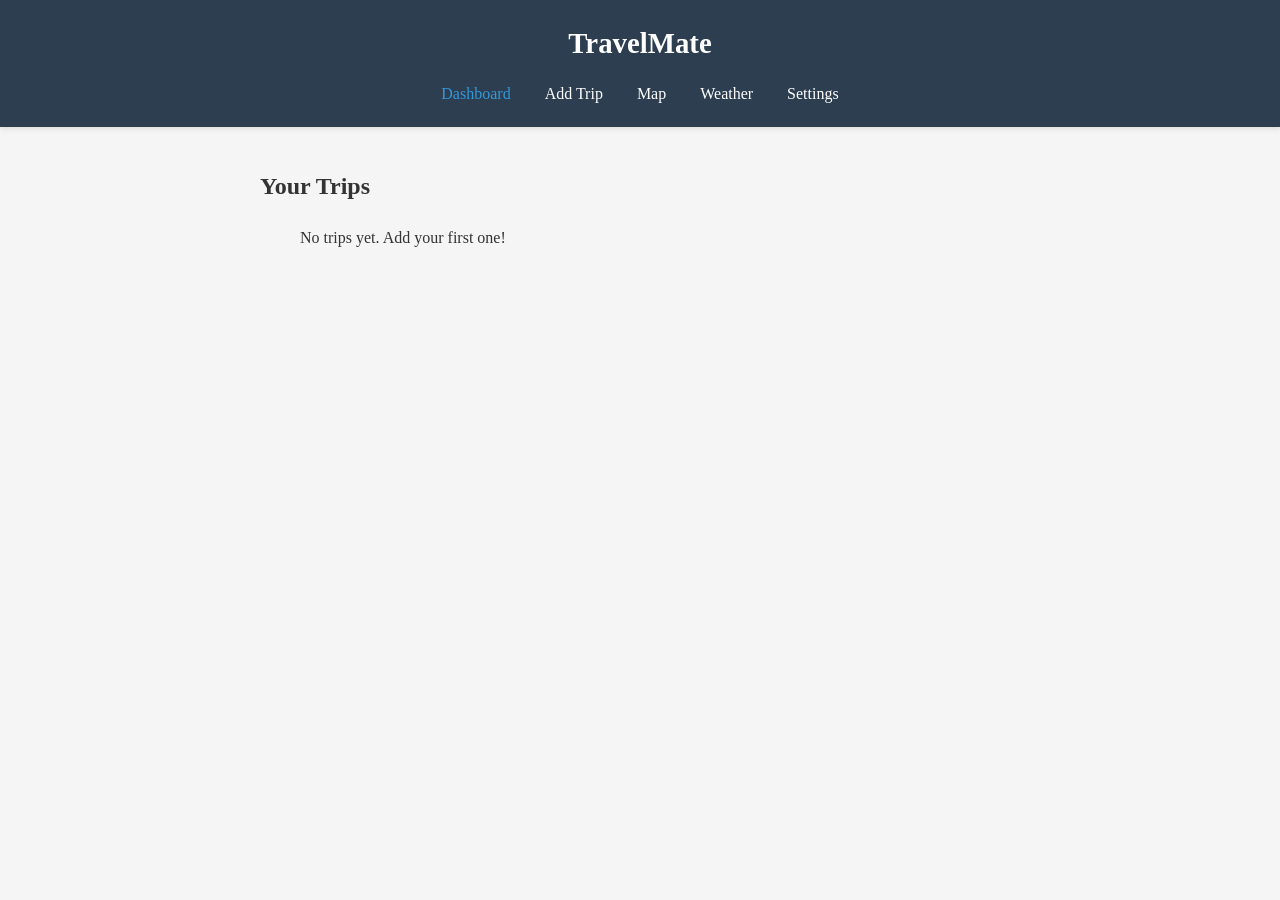
<file: index.html>
<!DOCTYPE html>
<html lang="" data-lang="">
  <head>
    <meta charset="UTF-8" />
    <meta name="viewport" content="width=device-width, initial-scale=1.0" />
    <meta name="description" content="Your trip dashboard in TravelMate" />
    <meta http-equiv="X-UA-Compatible" content="IE=edge" />
    <meta name="author" content="Piotr Owczarzak" />
    <meta name="theme-color" content="#3498db" />
    <meta name="apple-mobile-web-app-status-bar-style" content="default" />
    <meta name="apple-mobile-web-app-title" content="TravelMate" />

    <title>TravelMate - Dashboard</title>

    <link rel="manifest" href="manifest.webmanifest" />
    <link rel="icon" href="images/favicon.png" type="image/png" />
    <link rel="stylesheet" href="css/style.css" />
    <link rel="preconnect" href="https://api.weatherapi.com" />
    <link rel="preconnect" href="https://tile.openstreetmap.org" />

    <script src="js/utils.js" defer crossorigin="anonymous"></script>
    <script
      src="translations/nav-translation.js"
      defer
      crossorigin="anonymous"
    ></script>
    <script
      src="translations/translation.js"
      defer
      crossorigin="anonymous"
    ></script>
    <script src="js/theme.js" defer crossorigin="anonymous"></script>
    <script src="js/toast.js" defer crossorigin="anonymous"></script>
    <script src="js/main.js" defer crossorigin="anonymous"></script>
    <script>
      if ('serviceWorker' in navigator) {
        window.addEventListener('load', () => {
          navigator.serviceWorker
            .register('./sw.js') //rejestrowanie sw.js
            .then(reg => console.log('SW register success', reg.scope)) // info w konsoli ze sw dziala
            .catch(err => console.error('SW register failed', err));
        });
      }
    </script>
  </head>
  <body>
    <header role="banner">
      <div class="header-top">
        <h1>TravelMate</h1>
      </div>
      <nav role="navigation" aria-label="Main Navigation">
        <a href="index.html" class="active">Dashboard</a>
        <a href="add-trip.html">Add Trip</a>
        <a href="map.html">Map</a>
        <a href="weather.html">Weather</a>
        <a href="settings.html">Settings</a>
      </nav>
    </header>
    <main>
      <h2>Your Trips</h2>
      <ul id="trip-list" role="list" aria-live="polite"></ul>
    </main>
    <div id="toast-container" role="alert" aria-live="polite"></div>
  </body>
</html>
</file>
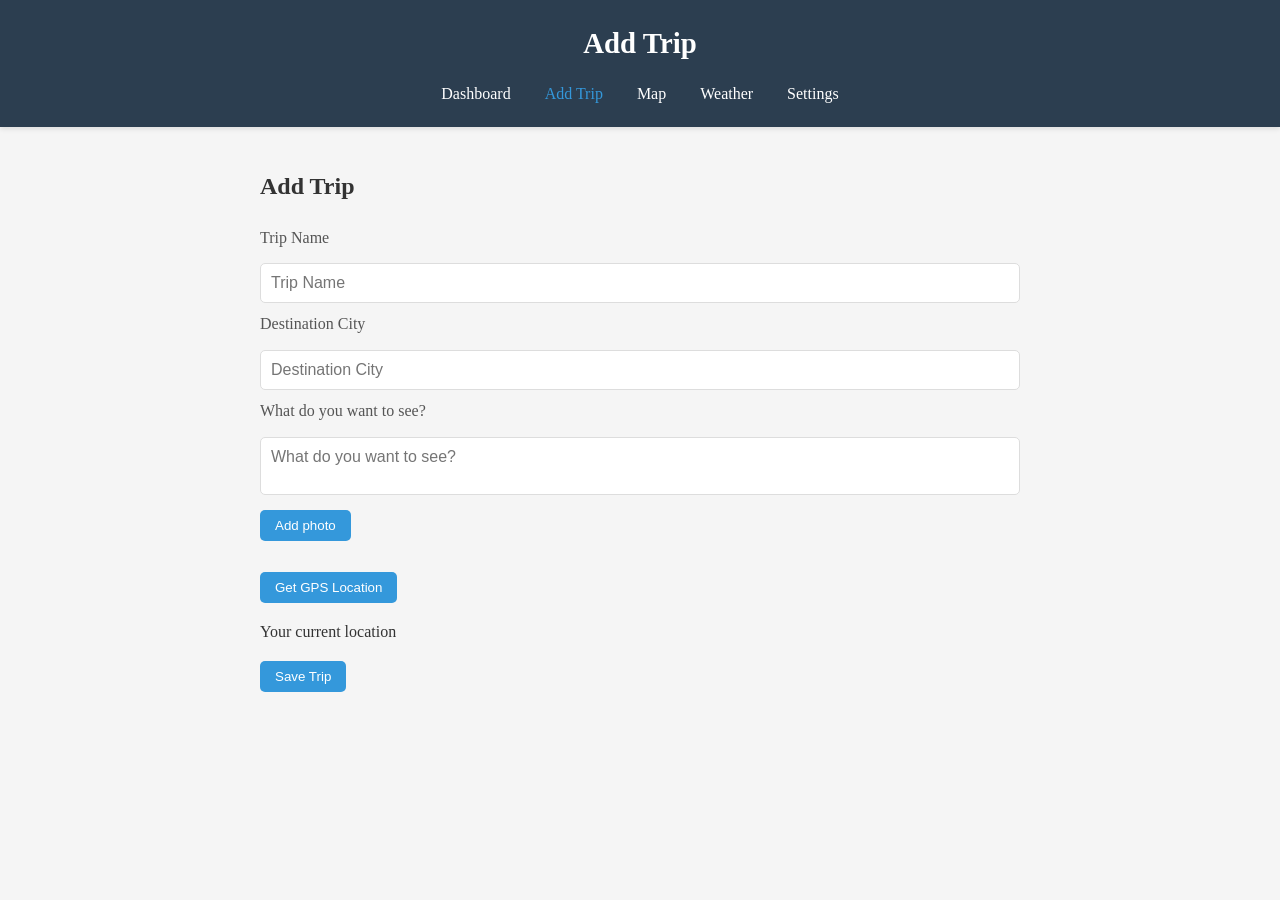
<file: add-trip.html>
<!DOCTYPE html>
<html lang="" data-lang="">
  <head>
    <meta charset="UTF-8" />
    <meta name="viewport" content="width=device-width, initial-scale=1.0" />
    <meta name="description" content="Add a new trip to TravelMate" />
    <meta http-equiv="X-UA-Compatible" content="IE=edge" />
    <meta name="author" content="Piotr Owczarzak" />
    <meta name="theme-color" content="#3498db" />
    <meta name="apple-mobile-web-app-status-bar-style" content="default" />
    <meta name="apple-mobile-web-app-title" content="TravelMate" />

    <title>TravelMate - Add Trip</title>

    <link rel="manifest" href="manifest.webmanifest" />
    <link rel="icon" href="images/favicon.png" type="image/png" />
    <link rel="stylesheet" href="css/style.css" />
    <link rel="preconnect" href="https://api.weatherapi.com" />
    <link rel="preconnect" href="https://tile.openstreetmap.org" />

    <script src="js/utils.js" defer crossorigin="anonymous"></script>
    <script
      src="translations/nav-translation.js"
      defer
      crossorigin="anonymous"
    ></script>
    <script
      src="translations/translation.js"
      defer
      crossorigin="anonymous"
    ></script>
    <script src="js/theme.js" defer crossorigin="anonymous"></script>
    <script src="js/add-trip.js" defer crossorigin="anonymous"></script>
    <script src="js/toast.js" defer crossorigin="anonymous"></script>
  </head>
  <body>
    <header role="banner">
      <div class="header-top">
        <h1>Add Trip</h1>
      </div>
      <nav role="navigation" aria-label="Main Navigation">
        <a href="index.html">Dashboard</a>
        <a href="add-trip.html" class="active">Add Trip</a>
        <a href="map.html">Map</a>
        <a href="weather.html">Weather</a>
        <a href="settings.html">Settings</a>
      </nav>
    </header>
    <main>
      <form id="trip-form" role="form" aria-labelledby="trip-form-title">
        <h2 id="trip-form-title" class="visually-hidden">Add Trip</h2>
        <label for="trip-name" data-i18n="tripNameLabel">Trip name</label>
        <input
          type="text"
          id="trip-name"
          name="trip-name"
          placeholder="Trip Name"
          required
          aria-required="true"
        />
        <label for="trip-city" data-i18n="tripCityLabel"
          >Destination City</label
        >
        <input
          type="text"
          id="trip-city"
          name="trip-city"
          placeholder="Destination City"
          required
          aria-required="true"
        />
        <label for="trip-desc" data-i18n="tripDescLabel">Description</label>
        <textarea
          id="trip-desc"
          name="trip-desc"
          class="no-resize"
          placeholder="What do you want to see?"
          required
          aria-required="true"
        ></textarea>
        <div class="photo-section">
          <button type="button" id="add-photo" aria-label="Add photo">
            Add photo
          </button>
        </div>
        <img
          id="photo-preview"
          src="[data-uri]"
          alt="Photo preview"
          class="photo-preview"
        />
        <div class="location-section">
          <button type="button" id="get-location" aria-label="Get GPS location">
            Get GPS Location
          </button>
          <p id="current-location-display" aria-live="polite">
            Your current location: not detected yet
          </p>
        </div>
        <button type="submit">Save Trip</button>
      </form>
    </main>
    <div id="toast-container" role="alert" aria-live="polite"></div>
  </body>
</html>
</file>
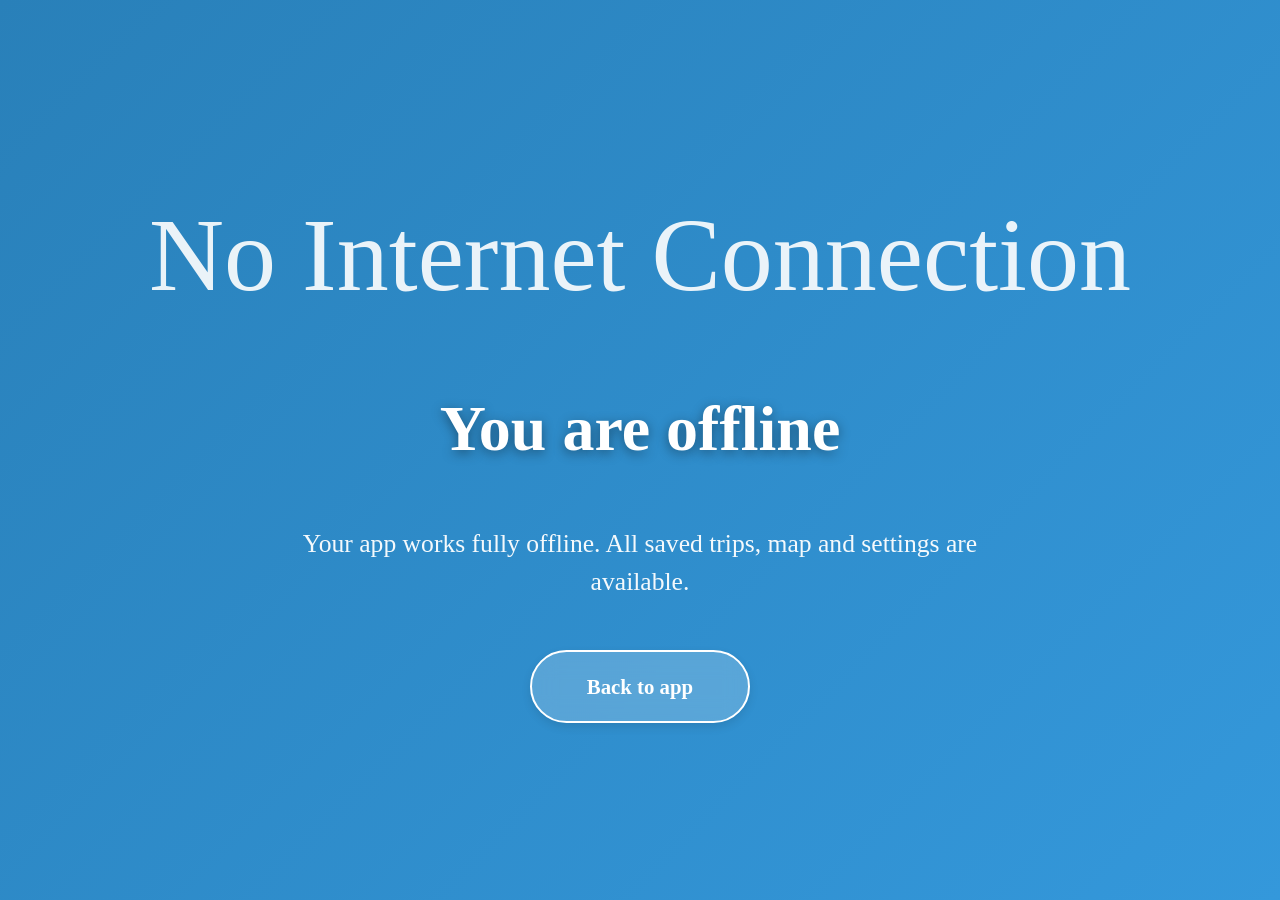
<file: offline.html>
<!DOCTYPE html>
<html lang="" data-lang="">
  <head>
    <meta charset="UTF-8" />
    <meta name="viewport" content="width=device-width, initial-scale=1.0" />
    <meta
      name="description"
      content="Offline mode – TravelMate works without internet"
    />
    <meta http-equiv="X-UA-Compatible" content="IE=edge" />
    <meta name="author" content="Piotr Owczarzak" />
    <meta name="theme-color" content="#3498db" />
    <meta name="apple-mobile-web-app-status-bar-style" content="default" />
    <meta name="apple-mobile-web-app-title" content="TravelMate" />

    <title data-key="offlineTitle">TravelMate - Offline</title>

    <link rel="stylesheet" href="/css/style.css" />
    <link rel="manifest" href="manifest.webmanifest" />
    <link rel="icon" href="images/favicon.png" type="image/png" />

    <link rel="preconnect" href="https://api.weatherapi.com" />
    <link rel="preconnect" href="https://tile.openstreetmap.org" />

    <script src="/js/utils.js" defer crossorigin="anonymous"></script>
    <script
      src="/translations/nav-translation.js"
      defer
      crossorigin="anonymous"
    ></script>
    <script
      src="/translations/translation.js"
      defer
      crossorigin="anonymous"
    ></script>
    <script src="/js/toast.js" defer crossorigin="anonymous"></script>
    <script>
      document.addEventListener('DOMContentLoaded', () => {
        const savedLang = localStorage.getItem('language') || 'English';

        if (typeof loadTranslations === 'function') {
          loadTranslations(savedLang);
        }

        document.querySelectorAll('[data-key]').forEach(el => {
          const key = el.getAttribute('data-key');
          const translated = getTranslation(key);

          if (el.tagName === 'TITLE') {
            document.title = translated;
          } else {
            el.textContent = translated;
          }
        });

        if (localStorage.getItem('darkTheme') === 'true') {
          document.body.classList.add('dark-theme');
        }
      });
    </script>
  </head>
  <body>
    <div class="offline-page" role="region" aria-label="Offline-status">
      <div class="offline-icon">No Internet Connection</div>

      <h1 data-key="offlineHeading">You are offline</h1>

      <p data-key="offlineMessage">
        Your app works fully offline. All saved trips, map and settings are
        available.
      </p>

      <a
        href="/index.html"
        class="btn-home"
        role="button"
        aria-label="Return to the main page"
        data-key="backToApp"
      >
        Back to app
      </a>
    </div>
    <div id="toast-container" role="alert" aria-live="polite"></div>
  </body>
</html>
</file>
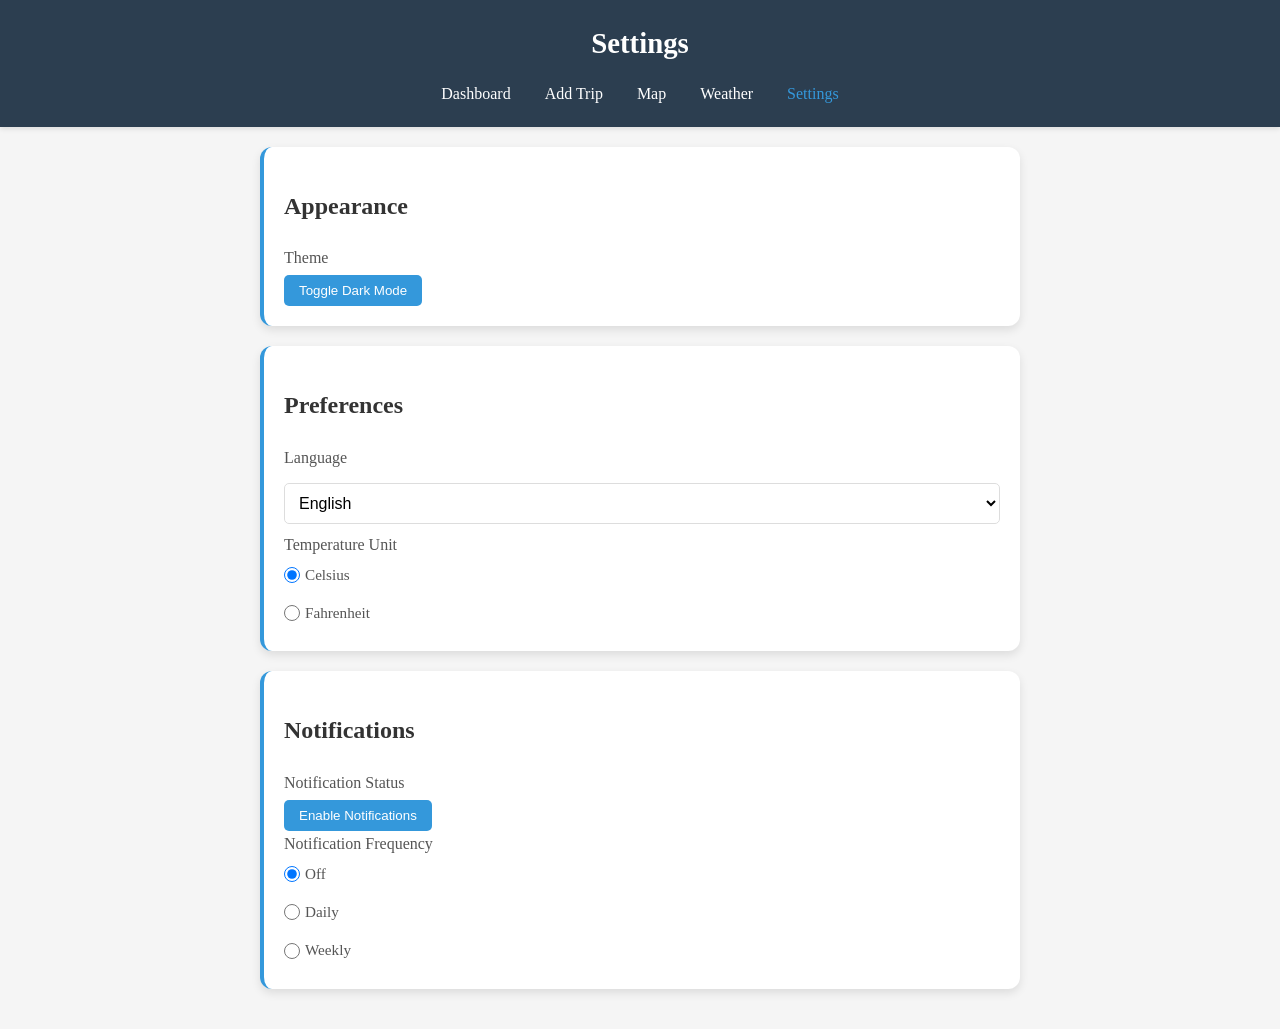
<file: settings.html>
<!DOCTYPE html>
<html lang="" data-lang="">
  <head>
    <meta charset="UTF-8" />
    <meta name="viewport" content="width=device-width, initial-scale=1.0" />
    <meta
      name="description"
      content="Customize your TravelMate settings and preferences"
    />
    <meta http-equiv="X-UA-Compatible" content="IE=edge" />
    <meta name="author" content="Piotr Owczarzak" />
    <meta name="theme-color" content="#3498db" />
    <meta name="apple-mobile-web-app-status-bar-style" content="default" />
    <meta name="apple-mobile-web-app-title" content="TravelMate" />

    <title>TravelMate - Settings</title>

    <link rel="manifest" href="manifest.webmanifest" />
    <link rel="icon" href="images/favicon.png" type="image/png" />
    <link rel="stylesheet" href="css/style.css" />
    <link rel="preconnect" href="https://api.weatherapi.com" />
    <link rel="preconnect" href="https://tile.openstreetmap.org" />

    <script src="js/utils.js" defer crossorigin="anonymous"></script>
    <script
      src="translations/nav-translation.js"
      defer
      crossorigin="anonymous"
    ></script>
    <script
      src="translations/settings-translations.js"
      defer
      crossorigin="anonymous"
    ></script>
    <script src="js/theme.js" defer crossorigin="anonymous"></script>
    <script src="js/settings.js" defer crossorigin="anonymous"></script>
    <script src="js/toast.js" defer crossorigin="anonymous"></script>
  </head>
  <body>
    <header role="banner">
      <div class="header-top">
        <h1>Settings</h1>
      </div>
      <nav role="navigation" aria-label="Main Navigation">
        <a href="index.html">Dashboard</a>
        <a href="add-trip.html">Add Trip</a>
        <a href="map.html">Map</a>
        <a href="weather.html">Weather</a>
        <a href="settings.html" class="active">Settings</a>
      </nav>
    </header>
    <main>
      <div class="settings-section card" role="region">
        <h2 id="appearance-title" class="appearance-title">Appearance</h2>
        <div class="setting-item">
          <label for="toggle-theme" class="theme-label">Theme</label>
          <button id="toggle-theme" aria-label="Toggle Dark Mode">
            Toggle Dark Mode
          </button>
        </div>
      </div>
      <div class="settings-section card" role="region">
        <h2 id="preferences-title" class="preferences-title">Preferences</h2>
        <div class="setting-item">
          <label for="language-select" class="language-label">Language</label>
          <select id="language-select" name="language">
            <option value="English">English</option>
            <option value="Polish">Polish</option>
          </select>
        </div>
        <div class="setting-item">
          <label class="temp-unit-label">Temperature Unit</label>
          <div class="radio-group" role="radiogroup">
            <label for="celsius">
              <input
                type="radio"
                id="celsius"
                name="temp-unit"
                value="celsius"
                checked
              />
              <span class="temp-unit-text">Celsius</span>
            </label>
            <label for="fahrenheit">
              <input
                type="radio"
                id="fahrenheit"
                name="temp-unit"
                value="fahrenheit"
              />
              <span class="temp-unit-text">Fahrenheit</span>
            </label>
          </div>
        </div>
      </div>
      <div class="settings-section card" role="region">
        <h2 id="notifications-title" class="notifications-title">
          Notifications
        </h2>
        <div class="setting-item">
          <label for="notif-toggle" class="notif-status-label"
            >Notification Status</label
          >
          <button id="notif-toggle" aria-label="Enable Notifications">
            Enable Notifications
          </button>
        </div>
        <div class="setting-item">
          <label class="notif-freq-label">Notification Frequency</label>
          <div class="radio-group" role="radiogroup">
            <label for="notif-off">
              <input
                type="radio"
                id="notif-off"
                name="notif-freq"
                value="off"
                checked
              />
              <span class="notif-freq-text">Off</span>
            </label>
            <label for="notif-daily">
              <input
                type="radio"
                id="notif-daily"
                name="notif-freq"
                value="daily"
              />
              <span class="notif-freq-text">Daily</span>
            </label>
            <label for="notif-weekly">
              <input
                type="radio"
                id="notif-weekly"
                name="notif-freq"
                value="weekly"
              />
              <span class="notif-freq-text">Weekly</span>
            </label>
          </div>
        </div>
      </div>
    </main>
    <div id="toast-container" role="alert" aria-live="polite"></div>
  </body>
</html>
</file>
<file: css/style.css>
:root {
  --primary: #3498db;
  --primary-dark: #2980b9;
  --danger: #e74c3c;
  --danger-dark: #c0392b;
  --success: #27ae60;
  --success-dark: #219653;
  --cancel: #95a5a6;
  --cancel-dark: #7f8c8d;
  --completed-bg: #bdc3c7;
  --radius: 12px;
  --shadow: 0 4px 10px rgba(0, 0, 0, 0.1);
  --transition: all 0.3s ease;
  --gap: 20px;
  --font-base: 'Georgia', serif;
  --font-ui: 'Arial', sans-serif;
  --bg: #f5f5f5;
  --text: #333;
  --card: white;
  --border: #ddd;
}

.dark-theme {
  --bg: #0f1419;
  --text: #d9d9d9;
  --card: #1c2526;
  --primary: #1da1f2;
  --primary-dark: #1991db;
  --border: #536872;
  --shadow: 0 4px 10px rgba(0, 0, 0, 0.5);
  --completed-bg: #2c3435;
}

*,
*::before,
*::after {
  box-sizing: border-box;
}

body {
  font-family: var(--font-base);
  margin: 0;
  padding: 0;
  background: var(--bg);
  color: var(--text);
  line-height: 1.6;
  transition: background-color 0.3s ease, color 0.3s ease;
}

header {
  background: #2c3e50;
  color: white;
  padding: 20px;
  text-align: center;
  box-shadow: 0 2px 5px rgba(0, 0, 0, 0.1);
}

header h1 {
  margin: 0 0 15px 0;
  font-size: 1.8em;
}

header nav a {
  color: white;
  margin: 0 15px;
  text-decoration: none;
  font-weight: 500;
  transition: color 0.3s ease;
}

header nav a:hover,
header nav a.active {
  color: var(--primary);
}

main {
  max-width: 800px;
  margin: 0 auto;
  padding: 20px;
} /* ============================================================= */
/* OFFLINE PAGE – TWOJA FILOZOFIA: ZERO BREAKPOINTÓW, 100% PŁYNNE */
/* Wklej na końcu style.css – zastępuje stary offline CSS        */
/* ============================================================= */

.offline-page {
  min-height: 100vh;
  display: flex;
  flex-direction: column;
  justify-content: center;
  align-items: center;
  padding: clamp(2rem, 8vw, 4rem) 1.5rem;
  gap: clamp(1.5rem, 5vw, 3rem);
  text-align: center;
  font-family: var(--font-base);
  background: linear-gradient(
    135deg,
    var(--primary-dark) 0%,
    var(--primary) 100%
  );
  color: white;
  line-height: 1.5;
}

.dark-theme .offline-page {
  background: linear-gradient(135deg, #0a2d4a 0%, #0f1419 100%);
}

/* Ikona – płynnie skaluje się z rozmiarem ekranu */
.offline-icon {
  font-size: clamp(4rem, 12vw, 6.5rem);
  opacity: 0.9;
}

/* Tytuł – idealnie skaluje się od telefonu do 4K */
.offline-page h1 {
  font-size: clamp(2rem, 8vw, 4rem);
  font-weight: 700;
  margin: 0;
  text-shadow: 0 3px 12px rgba(0, 0, 0, 0.4);
}

/* Tekst – czytelny zawsze */
.offline-page p {
  font-size: clamp(1.05rem, 3.5vw, 1.6rem);
  max-width: min(92%, 700px);
  margin: 0;
  opacity: 0.95;
}

/* Przycisk – zawsze klikalny palcem */
.btn-home {
  display: inline-flex;
  align-items: center;
  justify-content: center;
  min-height: 52px;
  padding: clamp(0.8rem, 3vw, 1.2rem) clamp(1.8rem, 6vw, 3rem);
  font-size: clamp(1.05rem, 3vw, 1.3rem);
  font-weight: 600;
  background: rgba(255, 255, 255, 0.2);
  border: 2px solid white;
  border-radius: 50px;
  backdrop-filter: blur(12px);
  box-shadow: var(--shadow);
  transition: var(--transition);
  text-decoration: none;
  color: white;
  min-width: min(220px, 90vw);
}

.btn-home:hover,
.btn-home:focus-visible {
  background: white;
  color: var(--primary-dark);
  transform: translateY(-4px);
  box-shadow: 0 12px 30px rgba(0, 0, 0, 0.3);
  outline: none;
}

.card,
.trip-item,
#weather-display,
.trip-edit {
  background: var(--card);
  padding: 20px;
  margin-bottom: 20px;
  border-radius: var(--radius);
  box-shadow: var(--shadow);
  border-left: 4px solid var(--primary);
  transition: var(--transition);
  overflow: hidden;
  word-wrap: break-word;
}

.card:hover,
.trip-item:hover,
#weather-display:hover,
.trip-edit:hover {
  transform: translateY(-5px);
  box-shadow: 0 6px 15px rgba(0, 0, 0, 0.15);
}

.trip-item.completed {
  background: var(--completed-bg);
  border-left-color: #95a5a6;
  opacity: 0.85;
}

.trip-item.completed h3 {
  color: #7f8c8d;
}

.dark-theme .trip-item.completed {
  background: #2c3435;
  border-left-color: #536872;
}

.trip-edit .edit-actions {
  display: flex;
  gap: 10px;
  justify-content: flex-end;
  margin-top: 15px;
  flex-wrap: wrap;
}

.trip-edit .btn-save {
  background: var(--success);
  flex: 1;
  min-width: 80px;
  max-width: 120px;
  height: 40px;
  padding: 0;
  line-height: 40px;
  text-align: center;
  font-size: 0.95em;
  border-radius: 8px;
}

.trip-edit .btn-save:hover {
  background: var(--success-dark);
}

.trip-edit .btn-cancel {
  background: var(--cancel);
  flex: 1;
  min-width: 80px;
  max-width: 120px;
  height: 40px;
  padding: 0;
  line-height: 40px;
  text-align: center;
  font-size: 0.95em;
  border-radius: 8px;
}

.trip-edit .btn-cancel:hover {
  background: var(--cancel-dark);
}

label,
.setting-item > label,
.trip-edit label {
  display: block;
  font-size: 1em;
  color: #555;
  margin-bottom: 5px;
}

input,
textarea,
.setting-item select,
.trip-edit input,
.trip-edit textarea {
  width: 100%;
  padding: 10px;
  margin: 8px 0;
  border-radius: 5px;
  border: 1px solid var(--border);
  font-family: var(--font-ui);
  font-size: 1em;
  transition: var(--transition);
  background: white;
  resize: none;
}

.dark-theme input,
.dark-theme textarea,
.dark-theme select {
  background: #2c3435;
  border-color: #536872;
  color: #d9d9d9;
}

input:focus-visible,
textarea:focus-visible,
select:focus-visible,
button:focus-visible {
  outline: 3px solid var(--primary);
  outline-offset: 2px;
  border-color: var(--primary);
}

.radio-group {
  display: flex;
  flex-direction: column;
  gap: 8px;
}

.radio-group label,
.checkbox-label {
  display: flex;
  align-items: center;
  gap: 5px;
  font-size: 0.95em;
  color: #555;
  margin-bottom: 6px;
}

.radio-group input[type='radio'],
.checkbox-label input[type='checkbox'] {
  margin: 0;
  width: 16px;
  height: 16px;
  cursor: pointer;
  flex-shrink: 0;
}

.trip-actions {
  display: flex;
  gap: 12px;
  justify-content: flex-start;
  flex-wrap: wrap;
  margin-top: 15px;
}

.trip-actions button {
  flex: 1;
  min-width: 70px;
  max-width: 110px;
  height: 36px;
  padding: 0;
  line-height: 36px;
  text-align: center;
  font-size: 0.9em;
  border-radius: 8px;
}
button,
.photo-section button,
.photo-btn,
.btn-edit,
.btn-delete {
  cursor: pointer;
  padding: 8px 15px;
  border: none;
  border-radius: 5px;
  background-color: var(--primary);
  color: white;
  font-weight: 500;
  transition: var(--transition);
}

button:hover,
.photo-section button:hover,
.photo-btn:hover,
.btn-edit:hover,
.btn-delete:hover {
  background-color: var(--primary-dark);
}

.btn-delete {
  background-color: var(--danger);
}
.btn-delete:hover {
  background-color: var(--danger-dark);
}

.weather-controls {
  display: flex;
  gap: 10px;
  margin-bottom: 20px;
  flex-wrap: wrap;
}

.weather-controls input {
  flex: 1;
  min-width: 150px;
}

.trip-photo,
.edit-photo-preview,
#photo-preview {
  max-width: 100%;
  max-height: 400px;
  object-fit: contain;
  border-radius: 8px;
  margin: 15px 0;
  display: block;
  box-shadow: 0 2px 6px rgba(0, 0, 0, 0.1);
  aspect-ratio: 4 / 3;
}

#toast-container {
  pointer-events: auto !important;
  position: fixed;
  bottom: 30px;
  left: 50%;
  transform: translateX(-50%);
  z-index: 10000;
  display: flex;
  flex-direction: column;
  gap: 10px;
  align-items: center;
  pointer-events: none;
  width: 90%;
  max-width: 400px;
}

#toast-container {
  position: fixed;
  bottom: 30px;
  left: 50%;
  transform: translateX(-50%);
  z-index: 10000;
  display: flex;
  flex-direction: column;
  gap: 10px;
  align-items: center;
  pointer-events: none;
  width: 90%;
  max-width: 400px;
}

.toast {
  background: rgba(0, 0, 0, 0.85);
  color: white;
  padding: 14px 24px;
  border-radius: 12px;
  font-size: 0.95em;
  font-weight: 500;
  text-align: center;
  box-shadow: 0 8px 20px rgba(0, 0, 0, 0.3);
  opacity: 0;
  transform: translateY(20px);
  transition: all 0.4s cubic-bezier(0.175, 0.885, 0.32, 1.1);
  min-width: 200px;
  backdrop-filter: blur(8px);
  border: 1px solid rgba(255, 255, 255, 0.1);
  pointer-events: auto;
  display: flex;
  flex-direction: column;
  align-items: center;
  gap: 12px;
}

.toast.show {
  opacity: 1;
  transform: translateY(0);
}

.toast .actions {
  display: flex;
  gap: 10px;
  justify-content: center;
  width: 100%;
}

.toast .actions button {
  min-width: 70px;
  padding: 6px 12px;
  border: none;
  border-radius: 8px;
  font-weight: 600;
  cursor: pointer;
  transition: var(--transition);
  color: white;
  flex: 1;
  max-width: 100px;
}

.toast .btn-confirm {
  background: var(--success);
}
.toast .btn-confirm:hover {
  background: var(--success-dark);
}
.toast .btn-cancel {
  background: var(--cancel);
}
.toast .btn-cancel:hover {
  background: var(--cancel-dark);
}

#weather-display {
  position: relative;
  overflow: hidden;
}

#weather-display.sunny {
  background: linear-gradient(135deg, #ffd700, #ffeb3b);
  color: #2c3e50;
}

#weather-display.cloudy {
  background: linear-gradient(135deg, #bdc3c7, #ecf0f1);
  position: relative;
}

#weather-display.cloudy::before {
  content: '';
  position: absolute;
  top: 0;
  left: 0;
  width: 200%;
  height: 100%;
  background: url('data:image/svg+xml;utf8,<svg xmlns="http://www.w3.org/2000/svg" viewBox="0 0 100 50"><path d="M20 40a10 10 0 1 0 0-20 10 10 0 0 0 0 20zm30 0a10 10 0 1 0 0-20 10 10 0 0 0 0 20zm30 0a10 10 0 1 0 0-20 10 10 0 0 0 0 20z" fill="rgba(255,255,255,0.5)"/></svg>')
    repeat-x;
  animation: moveClouds 20s linear infinite;
}

#weather-display.rainy {
  background: linear-gradient(135deg, #3498db, #2980b9);
  color: white;
  position: relative;
}

#weather-display.rainy::before {
  content: '';
  position: absolute;
  top: 0;
  left: 0;
  width: 100%;
  height: 100%;
  background: linear-gradient(
    transparent,
    rgba(255, 255, 255, 0.2) 50%,
    transparent
  );
  animation: rain 1.5s linear infinite;
}

#weather-display.rainy::after {
  content: '';
  position: absolute;
  bottom: 0;
  left: 0;
  width: 100%;
  height: 10px;
  background: rgba(255, 255, 255, 0.3);
  animation: ripple 2s ease-in-out infinite;
}

#weather-display.error {
  background: #ffe6e6;
  border-left-color: var(--danger);
  animation: shake 0.5s ease;
}

.map-wrapper {
  position: relative;
  height: 80vh;
  overflow: hidden;
  border-radius: var(--radius);
  box-shadow: var(--shadow);
}

.map-container {
  position: absolute;
  top: 0;
  left: 0;
  right: 0;
  bottom: 0;
  width: 100%;
  height: 100%;
}

.map-form-overlay {
  position: fixed !important;
  top: 50% !important;
  left: 50% !important;
  transform: translate(-50%, -50%) !important;
  z-index: 10000 !important;
  max-width: 400px;
  width: 90%;
  pointer-events: auto;
}

.map-form-overlay ~ .map-container {
  pointer-events: none;
}

@keyframes moveClouds {
  0% {
    transform: translateX(0);
  }
  100% {
    transform: translateX(-50%);
  }
}
@keyframes rain {
  0% {
    background-position: 0 0;
  }
  100% {
    background-position: 0 200%;
  }
}
@keyframes ripple {
  0%,
  100% {
    transform: scaleX(1);
    opacity: 0.3;
  }
  50% {
    transform: scaleX(1.2);
    opacity: 0.5;
  }
}
@keyframes shake {
  0%,
  100% {
    transform: translateX(0);
  }
  25% {
    transform: translateX(-5px);
  }
  75% {
    transform: translateX(5px);
  }
}

@media (max-width: 600px) {
  main {
    padding: 15px;
  }
  .card,
  .trip-item,
  #weather-display {
    padding: 15px;
  }
  header nav a {
    display: block;
    margin: 8px 0;
  }
  .weather-controls {
    flex-direction: column;
  }
  .weather-controls input,
  .weather-controls button {
    width: 100%;
  }
  .trip-edit .edit-actions {
    flex-direction: column;
  }
  .trip-edit .btn-save,
  .trip-edit .btn-cancel {
    max-width: none;
  }
  .trip-photo {
    max-height: 250px;
  }
}
</file>
